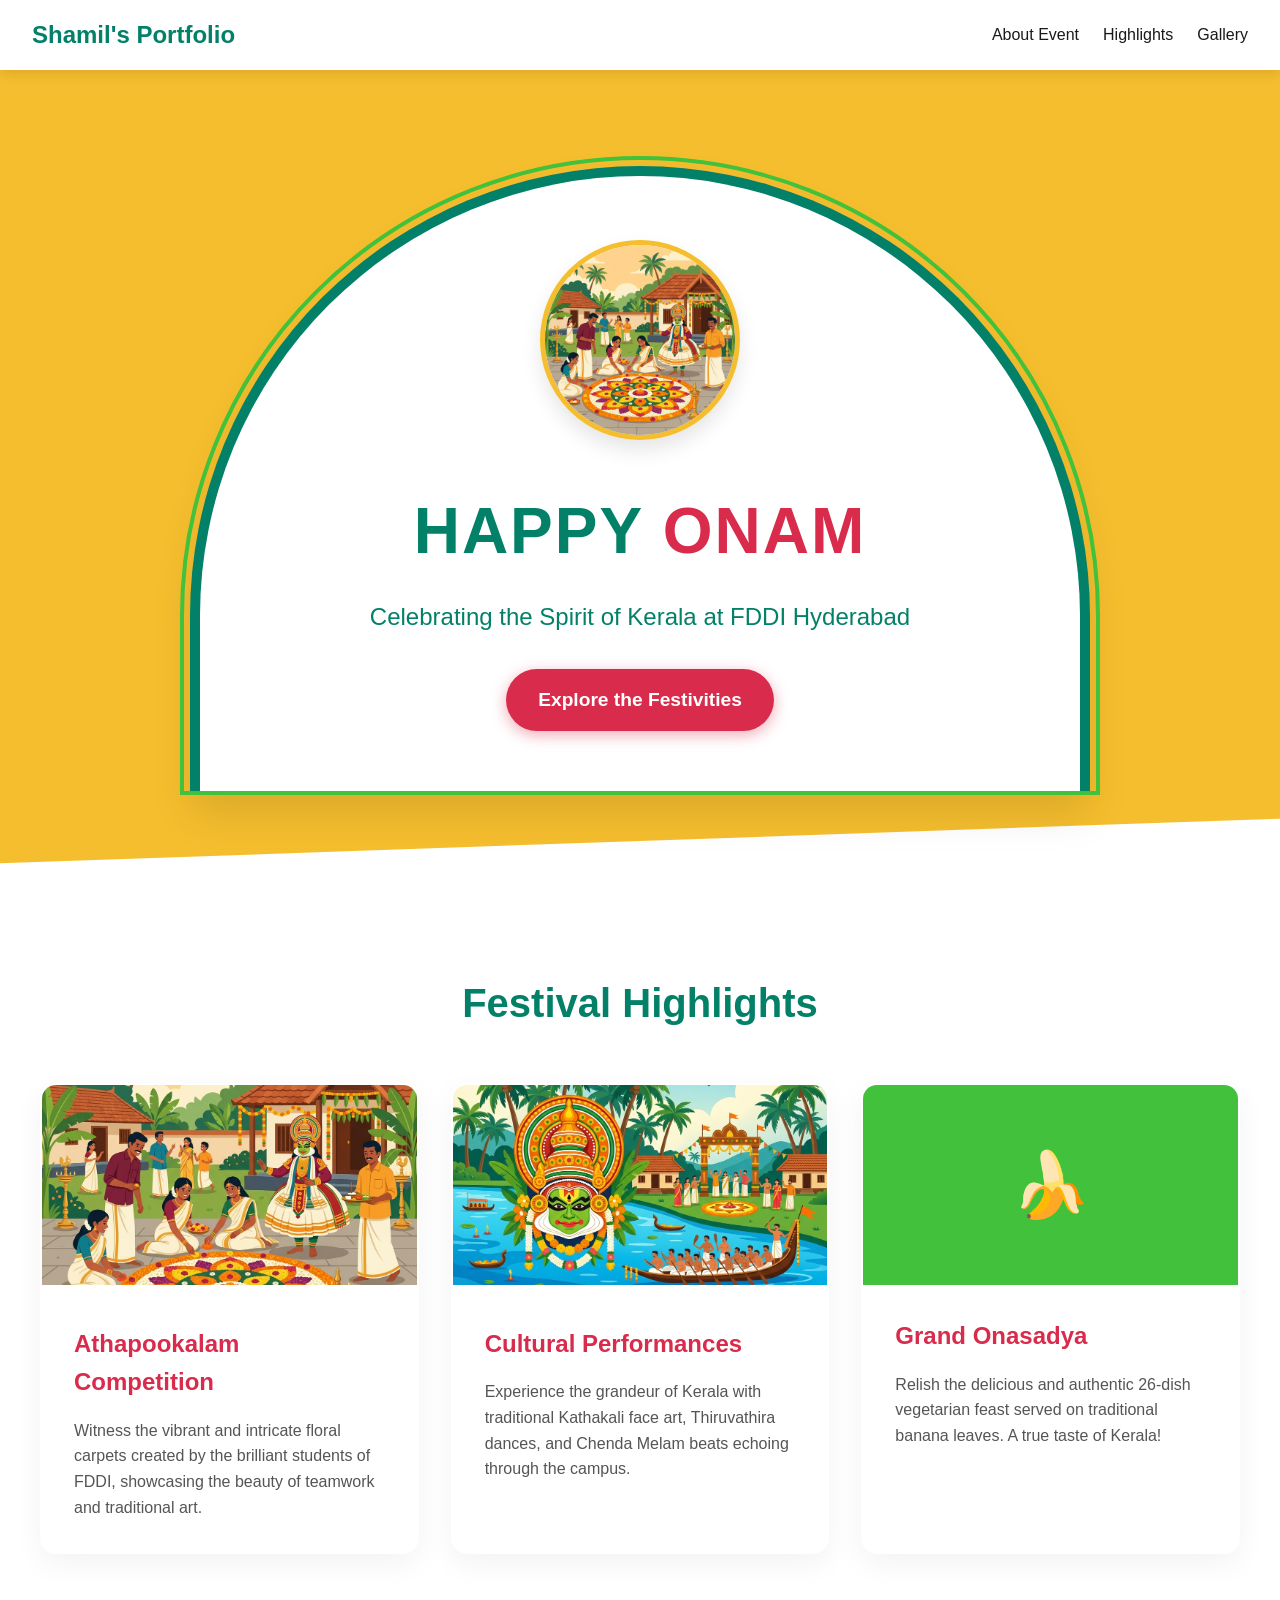
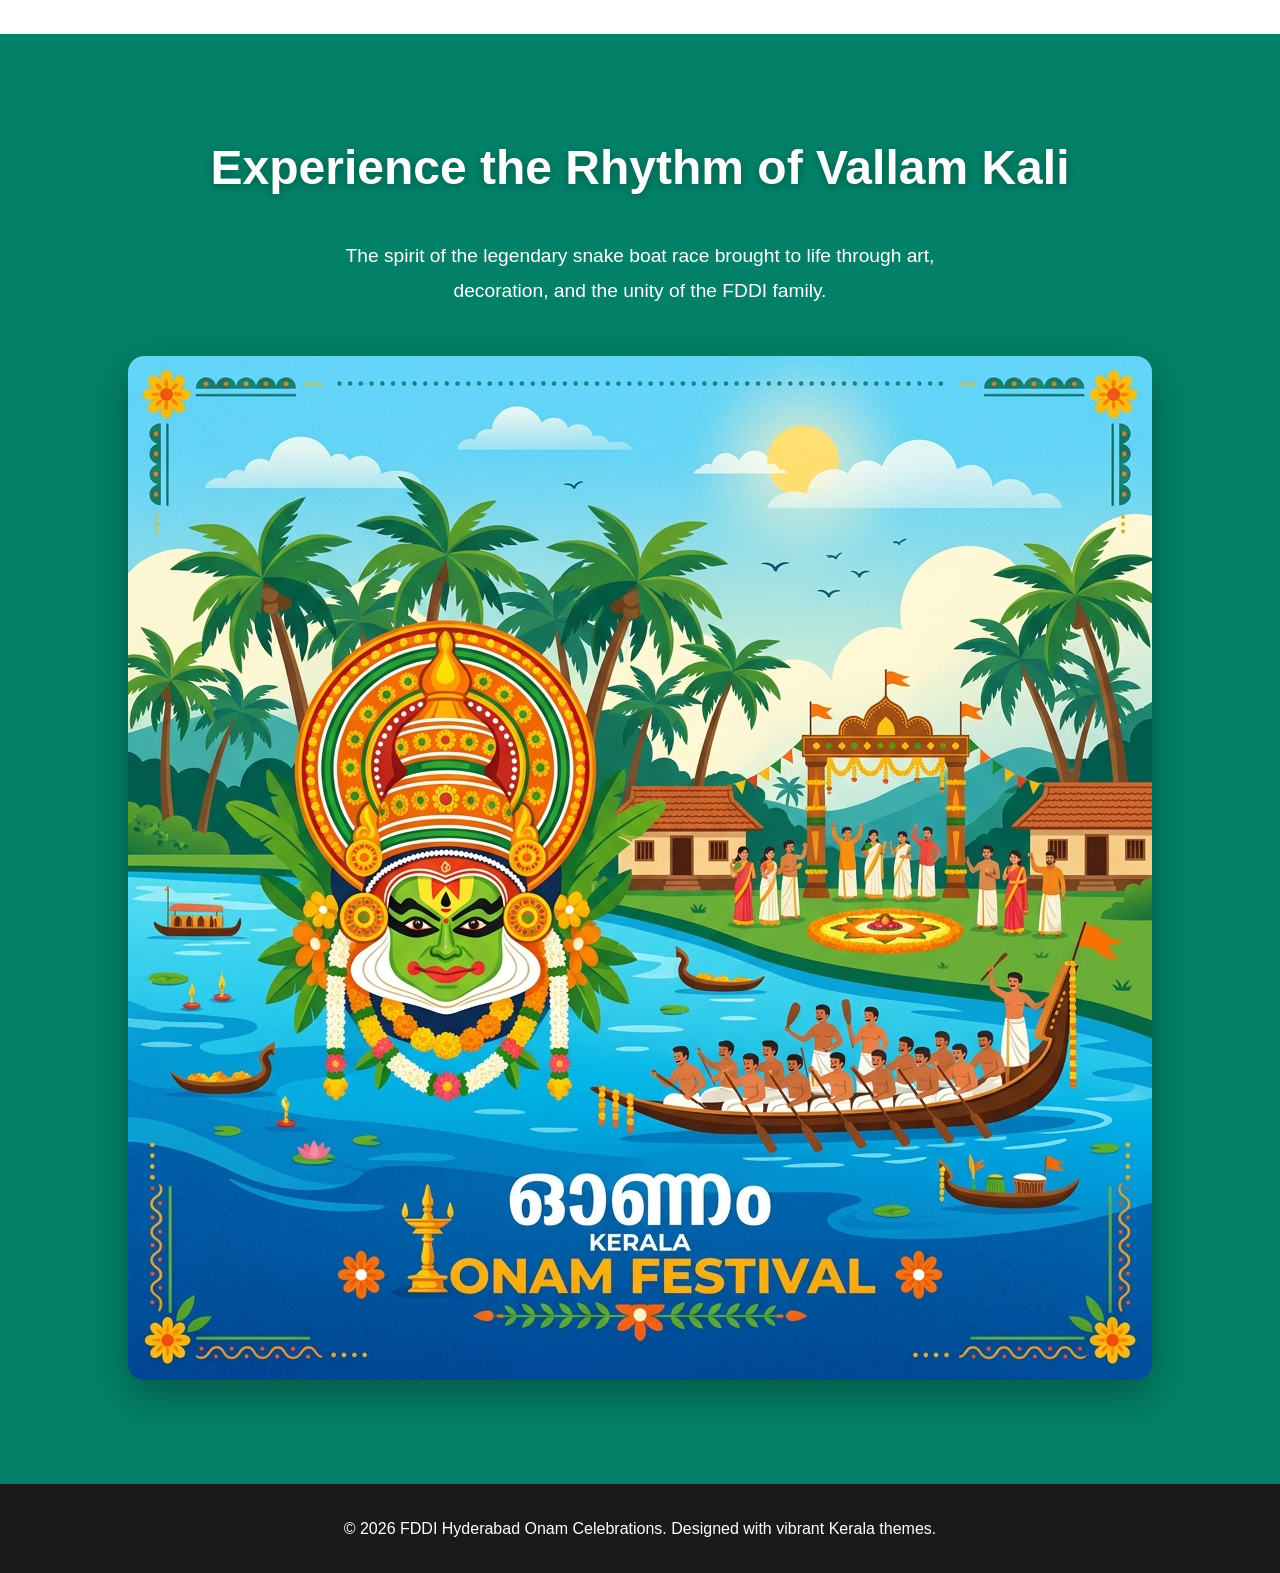
<file: onam-fddi.html>
<!DOCTYPE html>
<html lang="en">
<head>
    <meta charset="UTF-8">
    <meta name="viewport" content="width=device-width, initial-scale=1.0">
    <title>Happy Onam Festival @ FDDI Hyderabad</title>
    <!-- Link to the newly generated CSS -->
    <link rel="stylesheet" href="assets/css/onam.css">
</head>
<body>

    <!-- Navigation Header -->
    <header>
        <a href="index.html" class="logo">Shamil's Portfolio</a>
        <nav>
            <ul>
                <li><a href="#about">About Event</a></li>
                <li><a href="#highlights">Highlights</a></li>
                <li><a href="#gallery">Gallery</a></li>
            </ul>
        </nav>
    </header>

    <!-- Hero Section (Inspired by the arched floral design) -->
    <section class="hero">
        <div class="hero-arch">
            <!-- Decorative Pookalam-like placeholder or image can go here -->
            <img src="assets/images/onam_floral_illustration_1786852669547.jpg" alt="Pookalam Floral Design" style="width: 200px; height: 200px; object-fit: cover; border-radius: 50%; margin-bottom: 2rem; border: 5px solid var(--onam-yellow); box-shadow: 0 10px 20px rgba(0,0,0,0.1);" onerror="this.style.display='none'">
            
            <h1>Happy <span>Onam</span></h1>
            <p>Celebrating the Spirit of Kerala at FDDI Hyderabad</p>
            <a href="#highlights" class="btn-primary">Explore the Festivities</a>
        </div>
    </section>

    <!-- Event Highlights -->
    <section id="highlights" class="highlights">
        <h2 class="section-title">Festival Highlights</h2>
        <div class="card-grid">
            
            <!-- Card 1: Pookalam -->
            <div class="card">
                <img src="assets/images/onam_floral_illustration_1786852669547.jpg" alt="Pookalam Competition" class="card-img" onerror="this.src='https://placehold.co/600x400/D92B4B/FFFFFF?text=Pookalam'">
                <div class="card-content">
                    <h3>Athapookalam Competition</h3>
                    <p>Witness the vibrant and intricate floral carpets created by the brilliant students of FDDI, showcasing the beauty of teamwork and traditional art.</p>
                </div>
            </div>

            <!-- Card 2: Kathakali & Culture -->
            <div class="card">
                <img src="assets/images/onam_kathakali_illustration_1786853113604.jpg" alt="Kathakali Performance" class="card-img" onerror="this.src='https://placehold.co/600x400/038168/FFFFFF?text=Kathakali'">
                <div class="card-content">
                    <h3>Cultural Performances</h3>
                    <p>Experience the grandeur of Kerala with traditional Kathakali face art, Thiruvathira dances, and Chenda Melam beats echoing through the campus.</p>
                </div>
            </div>

            <!-- Card 3: Onasadya -->
            <div class="card">
                <div class="card-img" style="background-color: var(--onam-green); display: flex; align-items: center; justify-content: center; font-size: 4rem;">🍌</div>
                <div class="card-content">
                    <h3>Grand Onasadya</h3>
                    <p>Relish the delicious and authentic 26-dish vegetarian feast served on traditional banana leaves. A true taste of Kerala!</p>
                </div>
            </div>

        </div>
    </section>

    <!-- Interactive / Visual Section (Inspired by Snake boat and Sun) -->
    <section class="boat-section" id="gallery">
        <div class="sun"></div>
        <div class="content">
            <h2>Experience the Rhythm of Vallam Kali</h2>
            <p style="font-size: 1.2rem; max-width: 600px; margin: 0 auto; line-height: 1.8;">
                The spirit of the legendary snake boat race brought to life through art, decoration, and the unity of the FDDI family. 
            </p>
            <!-- Snake Boat Image / Silhouette -->
            <img src="assets/images/onam_kathakali_illustration_1786853113604.jpg" alt="Snake Boat" class="floating" style="max-width: 90%; height: auto; margin-top: 3rem; border-radius: 16px; box-shadow: 0 15px 40px rgba(0,0,0,0.3);" onerror="this.style.display='none'">
        </div>
    </section>

    <!-- Footer -->
    <footer>
        <p>&copy; 2026 FDDI Hyderabad Onam Celebrations. Designed with vibrant Kerala themes.</p>
    </footer>

</body>
</html>
</file>
<file: assets/css/onam.css>
:root {
  /* Color Board Palette */
  --onam-red: #D92B4B;
  --onam-teal: #038168;
  --onam-blue: #0289B3;
  --onam-green: #41C13C;
  --onam-yellow: #F5BE2E;
  
  --bg-light: #ffffff;
  --text-dark: #1a1a1a;
}

* {
  box-sizing: border-box;
  margin: 0;
  padding: 0;
  font-family: 'Segoe UI', Tahoma, Geneva, Verdana, sans-serif;
}

body {
  background-color: var(--onam-yellow);
  color: var(--text-dark);
  line-height: 1.6;
  overflow-x: hidden;
}

/* Header & Navigation */
header {
  background-color: var(--bg-light);
  padding: 1rem 2rem;
  box-shadow: 0 4px 12px rgba(0,0,0,0.1);
  display: flex;
  justify-content: space-between;
  align-items: center;
  position: sticky;
  top: 0;
  z-index: 100;
}

header .logo {
  font-size: 1.5rem;
  font-weight: 700;
  color: var(--onam-teal);
  text-decoration: none;
}

nav ul {
  list-style: none;
  display: flex;
  gap: 1.5rem;
}

nav a {
  text-decoration: none;
  color: var(--text-dark);
  font-weight: 500;
  transition: color 0.3s;
}

nav a:hover {
  color: var(--onam-red);
}

/* Hero Section (Inspired by Image 3 Arched Design) */
.hero {
  position: relative;
  text-align: center;
  padding: 6rem 2rem;
  background-color: var(--onam-yellow);
  overflow: hidden;
}

.hero-arch {
  background-color: var(--bg-light);
  border-radius: 500px 500px 0 0;
  margin: 0 auto;
  max-width: 900px;
  padding: 4rem 2rem;
  position: relative;
  box-shadow: 0 20px 40px rgba(0,0,0,0.1);
  z-index: 10;
  border: 10px solid var(--onam-teal);
  border-bottom: none;
}

.hero-arch::before {
  content: "";
  position: absolute;
  top: -20px; left: -20px; right: -20px; bottom: 0;
  border-radius: 520px 520px 0 0;
  border: 4px solid var(--onam-green);
  z-index: -1;
  pointer-events: none;
}

.hero h1 {
  color: var(--onam-teal);
  font-size: 4rem;
  margin-bottom: 1rem;
  text-transform: uppercase;
  letter-spacing: 2px;
}

.hero h1 span {
  color: var(--onam-red);
}

.hero p {
  font-size: 1.5rem;
  color: var(--onam-teal);
  margin-bottom: 2rem;
  font-weight: 500;
}

.btn-primary {
  display: inline-block;
  background-color: var(--onam-red);
  color: #fff;
  padding: 1rem 2rem;
  text-decoration: none;
  border-radius: 50px;
  font-size: 1.2rem;
  font-weight: bold;
  transition: transform 0.3s, background-color 0.3s;
  box-shadow: 0 4px 15px rgba(217, 43, 75, 0.4);
}

.btn-primary:hover {
  background-color: #b5203c;
  transform: translateY(-3px);
}

/* Event Highlights Section */
.highlights {
  background-color: var(--bg-light);
  padding: 5rem 2rem;
  position: relative;
  z-index: 5;
}

.highlights::before {
  content: "";
  position: absolute;
  top: -50px;
  left: 0;
  width: 100%;
  height: 100px;
  background-color: var(--bg-light);
  transform: skewY(-2deg);
  z-index: -1;
}

.section-title {
  text-align: center;
  font-size: 2.5rem;
  color: var(--onam-teal);
  margin-bottom: 3rem;
}

.card-grid {
  display: grid;
  grid-template-columns: repeat(auto-fit, minmax(300px, 1fr));
  gap: 2rem;
  max-width: 1200px;
  margin: 0 auto;
}

.card {
  background: #fff;
  border-radius: 16px;
  overflow: hidden;
  box-shadow: 0 10px 30px rgba(0,0,0,0.05);
  transition: transform 0.3s ease;
  border: 2px solid transparent;
}

.card:hover {
  transform: translateY(-10px);
  border-color: var(--onam-blue);
}

.card-img {
  width: 100%;
  height: 200px;
  object-fit: cover;
  background-color: var(--onam-yellow);
}

.card-content {
  padding: 2rem;
}

.card h3 {
  color: var(--onam-red);
  font-size: 1.5rem;
  margin-bottom: 1rem;
}

.card p {
  color: #555;
}

/* Snake Boat Animation Section */
.boat-section {
  background-color: var(--onam-teal);
  padding: 6rem 2rem;
  text-align: center;
  color: white;
  position: relative;
  overflow: hidden;
}

.boat-section .sun {
  position: absolute;
  width: 300px;
  height: 300px;
  background-color: var(--onam-yellow);
  border-radius: 50%;
  top: 50%;
  left: 50%;
  transform: translate(-50%, -50%);
  z-index: 1;
}

.boat-section .content {
  position: relative;
  z-index: 10;
}

.boat-section h2 {
  font-size: 3rem;
  margin-bottom: 2rem;
  text-shadow: 0 2px 10px rgba(0,0,0,0.3);
}

/* Footer */
footer {
  background-color: var(--text-dark);
  color: #fff;
  text-align: center;
  padding: 2rem;
}

/* Animations */
@keyframes float {
  0% { transform: translateY(0px); }
  50% { transform: translateY(-15px); }
  100% { transform: translateY(0px); }
}

.floating {
  animation: float 6s ease-in-out infinite;
}

/* Responsive */
@media (max-width: 768px) {
  .hero h1 { font-size: 2.5rem; }
  .hero-arch { padding: 3rem 1rem; border-radius: 200px 200px 0 0; }
  .hero-arch::before { border-radius: 220px 220px 0 0; }
  .boat-section h2 { font-size: 2rem; }
}
</file>
